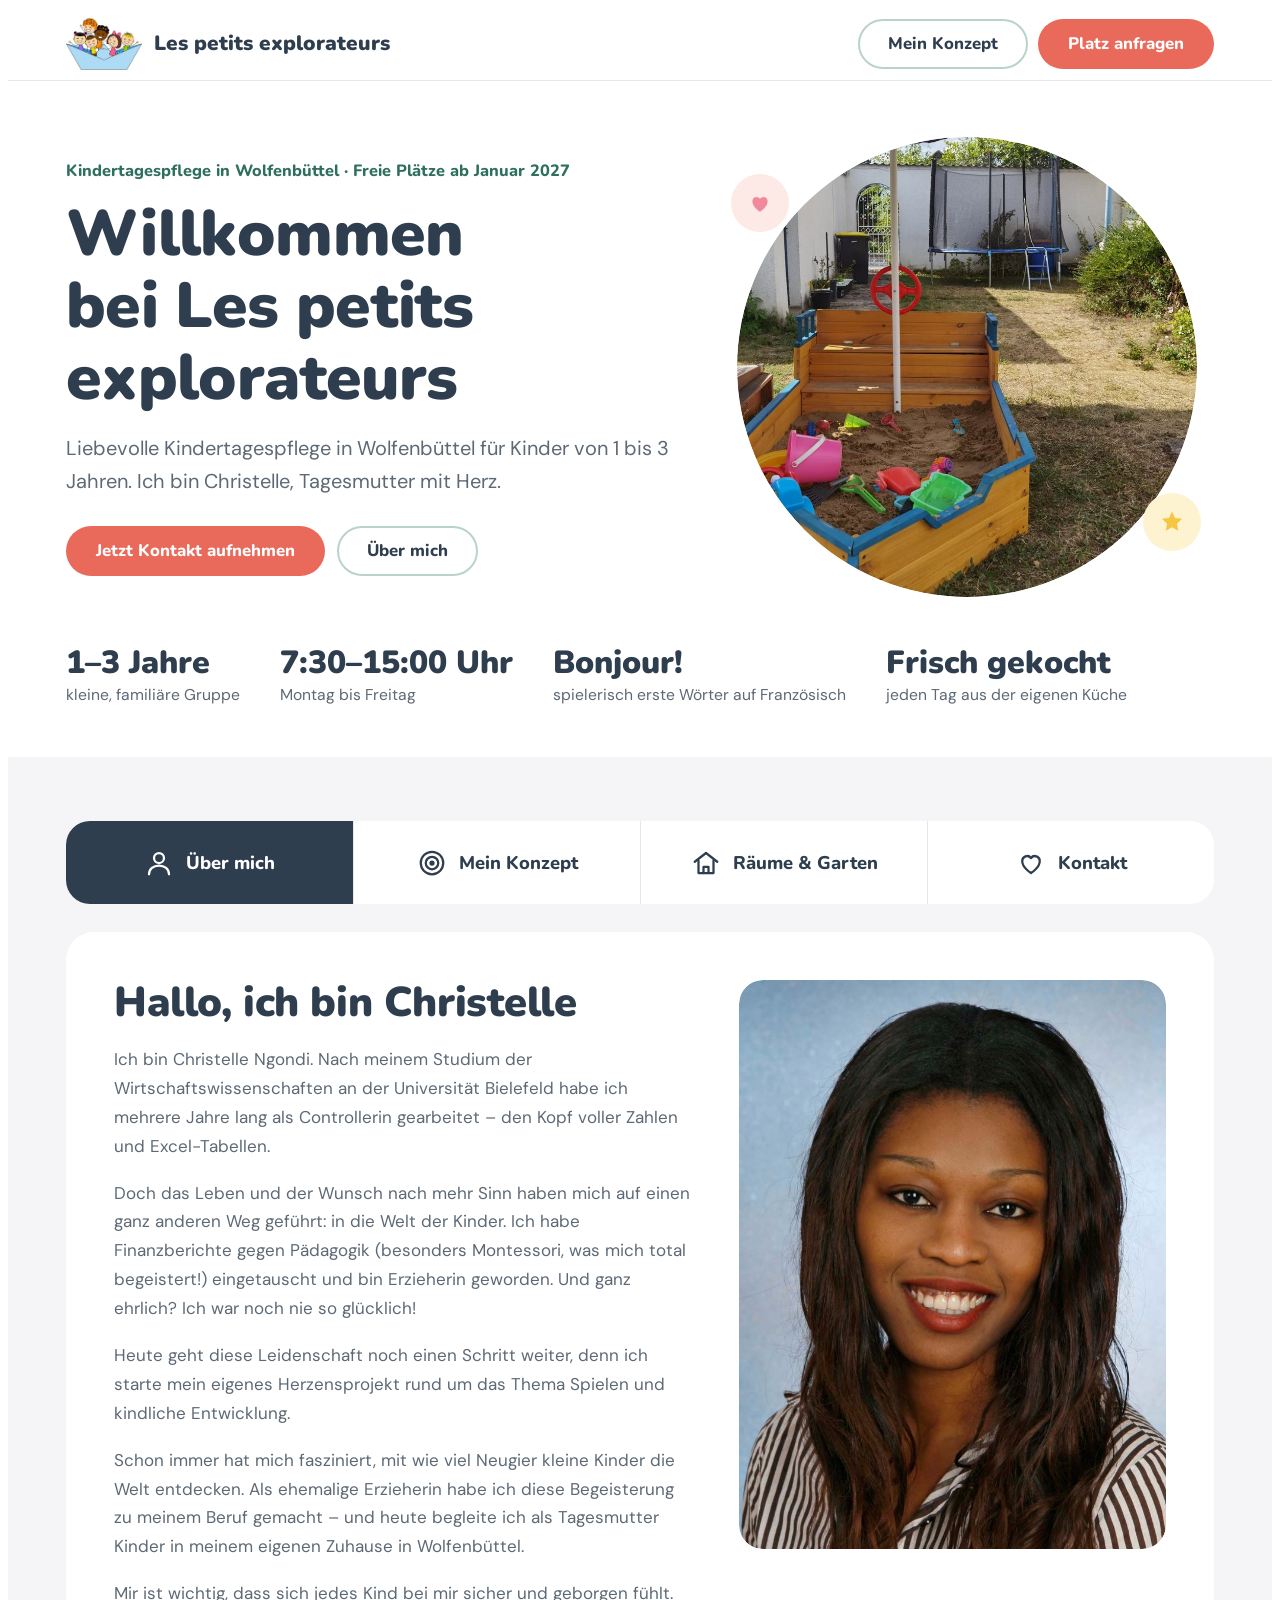
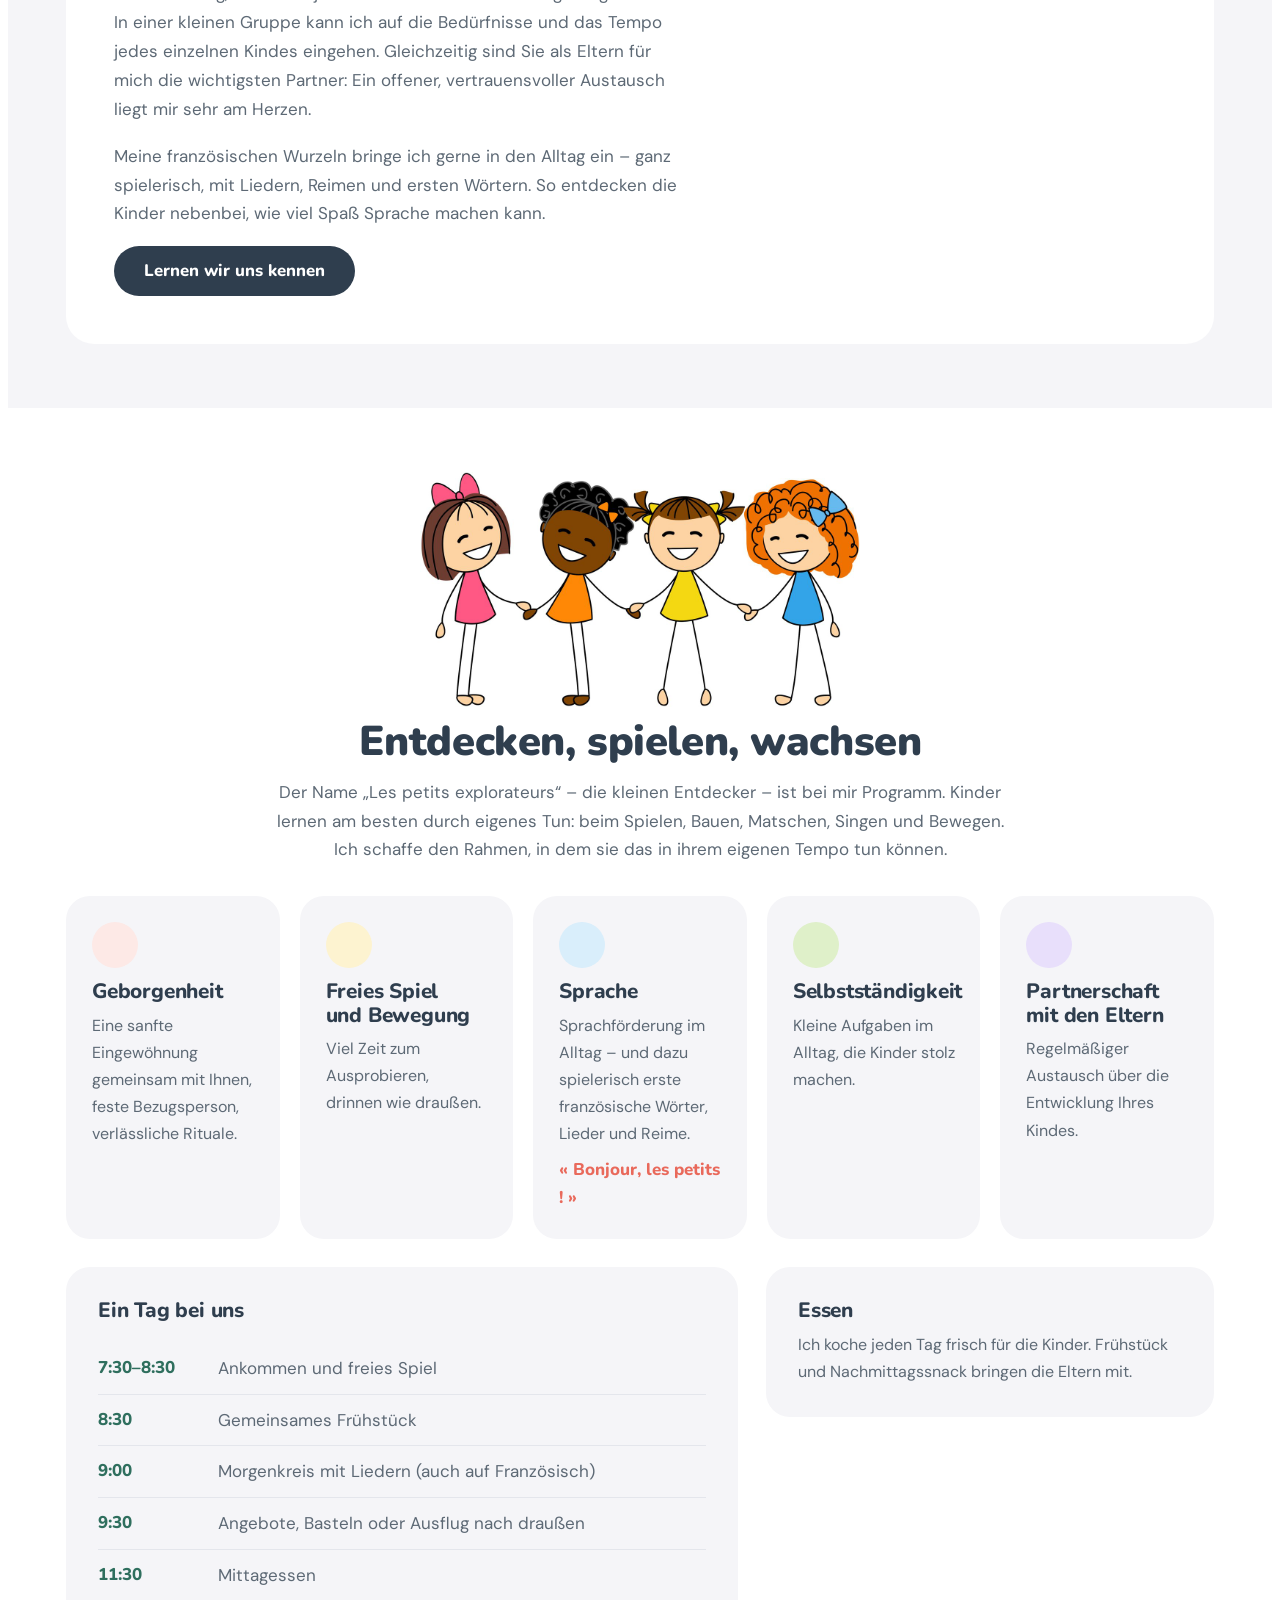
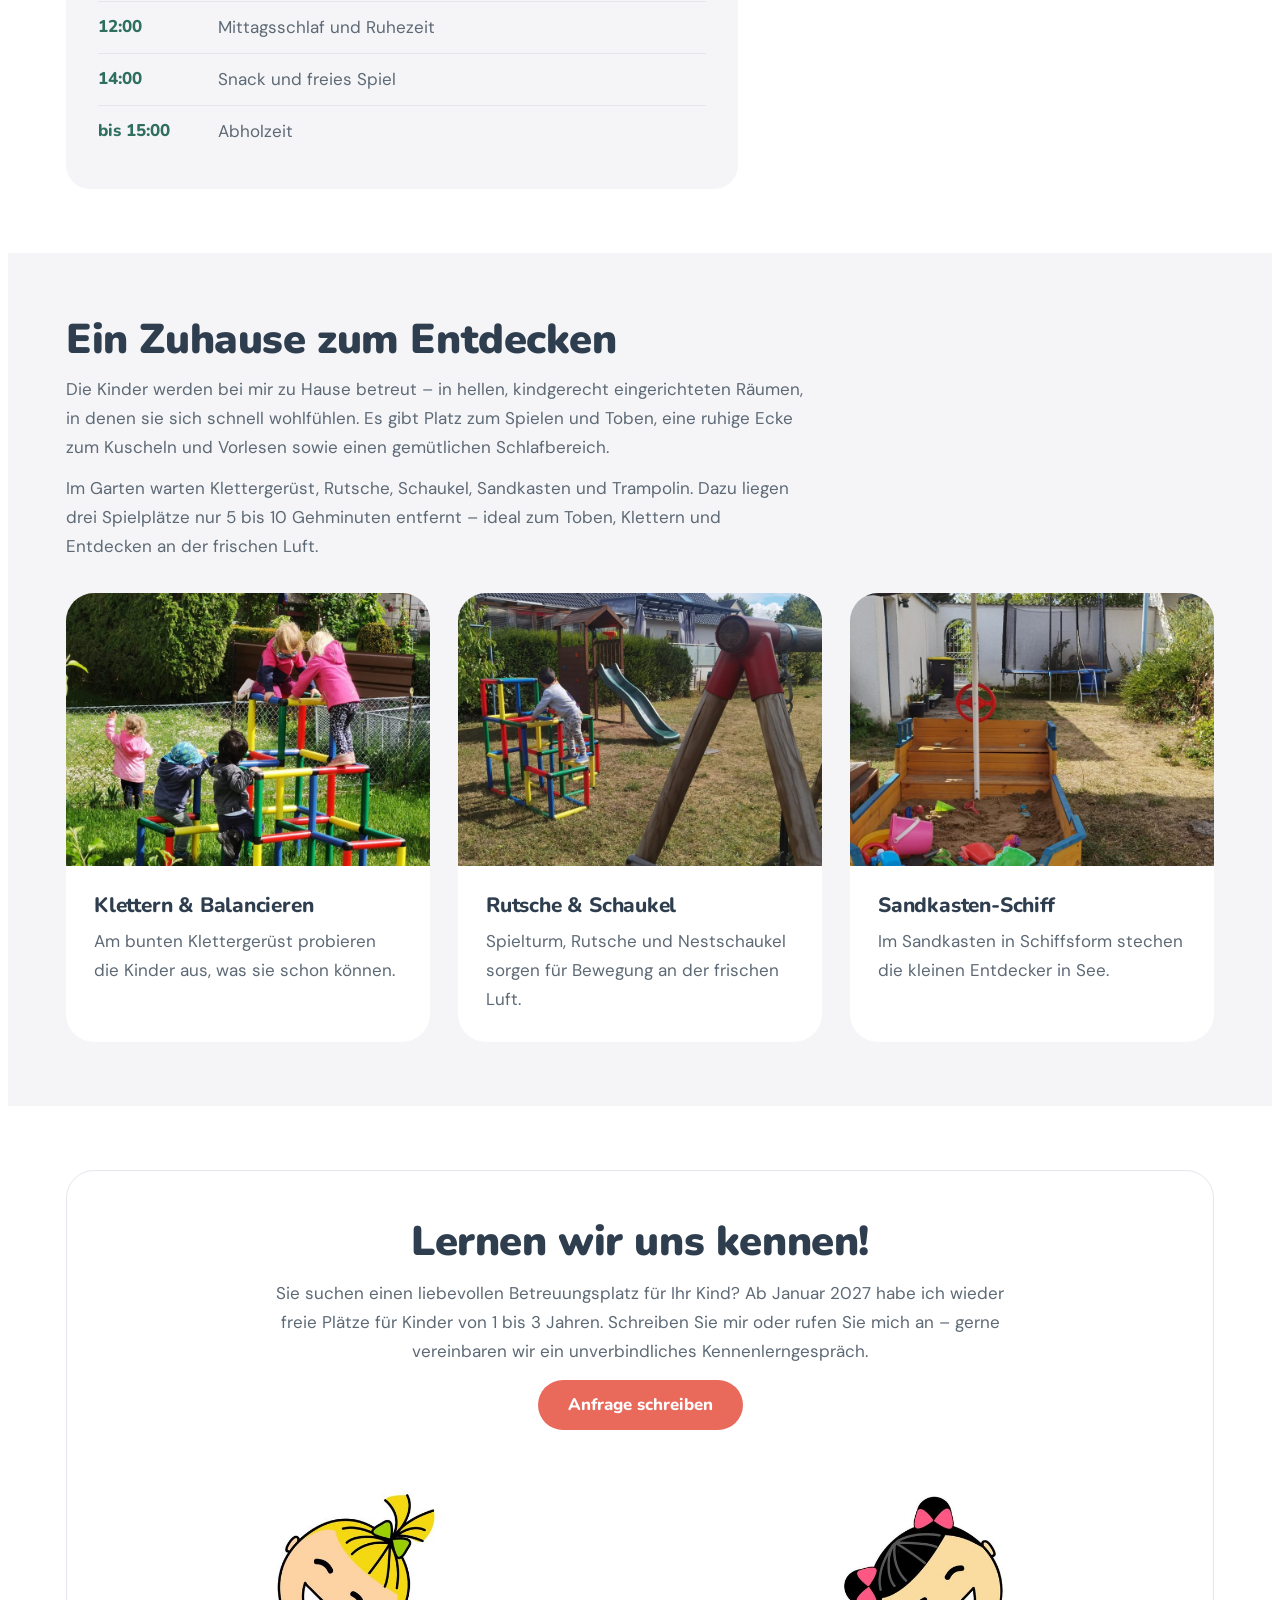
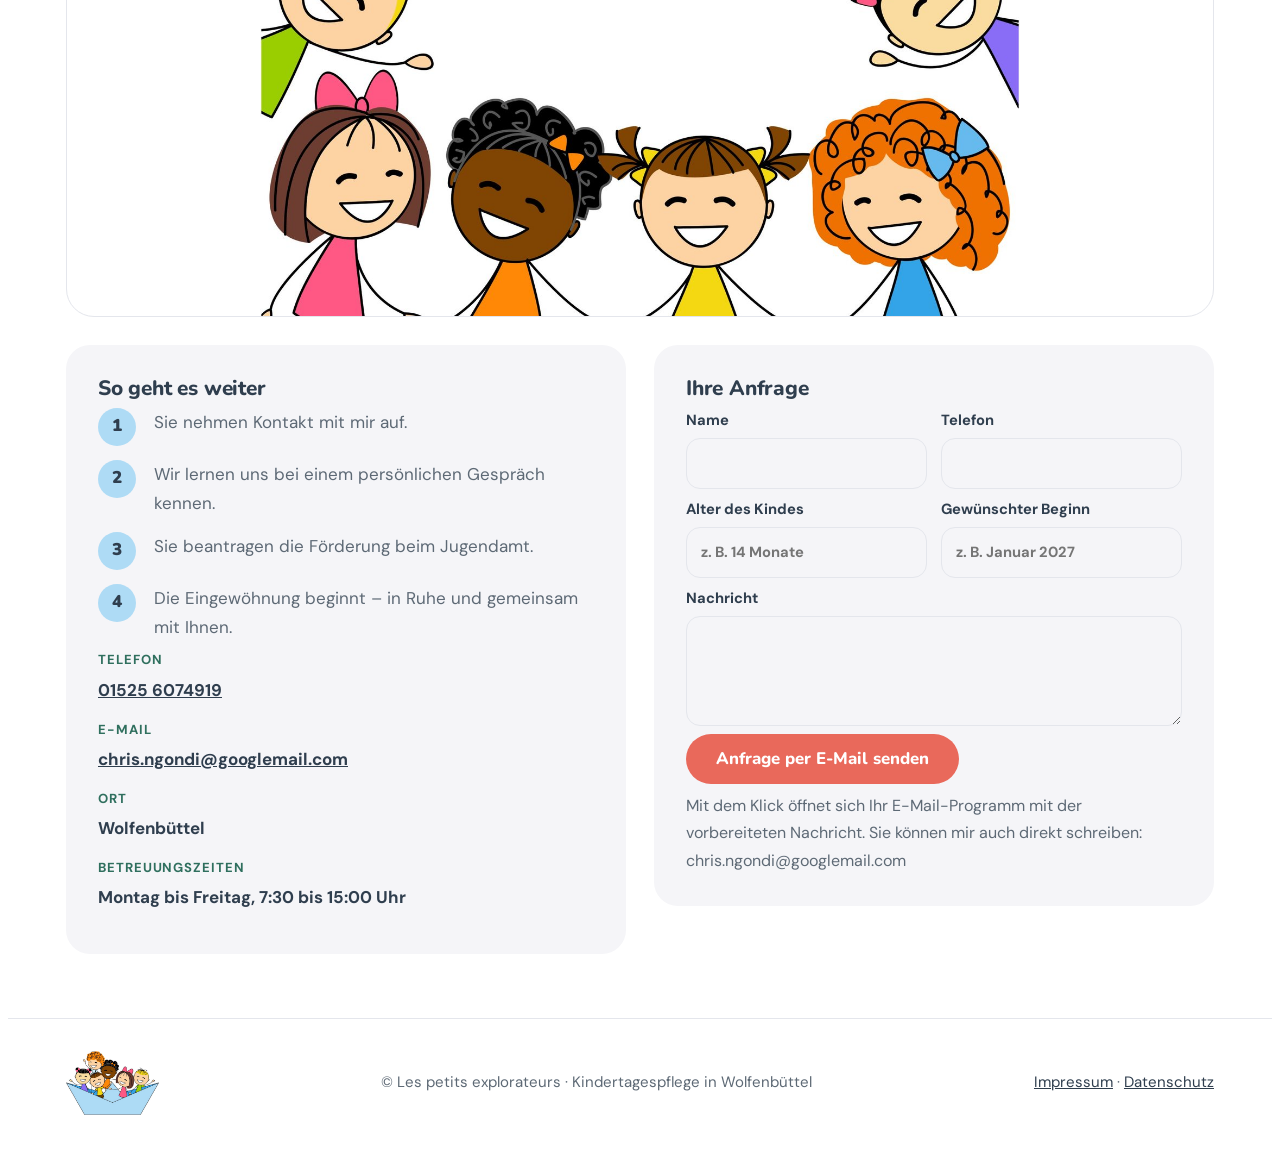
<file: index.html>
<!doctype html>
<html lang="de">
<head>
<meta charset="utf-8">
<meta name="viewport" content="width=device-width, initial-scale=1">
<title>Tagesmutter in Wolfenbüttel – Kindertagespflege Les petits explorateurs</title>
<meta name="description" content="Liebevolle Kindertagespflege in Wolfenbüttel für Kinder von 1 bis 3 Jahren. Mo–Fr 7:30–15:00 Uhr. Freie Plätze ab Januar 2027.">
<meta name="robots" content="index,follow">
<link rel="canonical" href="https://www.les-petits-explorateurs.de/">
<meta name="theme-color" content="#ffffff">
<meta property="og:type" content="website">
<meta property="og:locale" content="de_DE">
<meta property="og:site_name" content="Les petits explorateurs">
<meta property="og:title" content="Tagesmutter in Wolfenbüttel – Kindertagespflege Les petits explorateurs">
<meta property="og:description" content="Liebevolle Kindertagespflege in Wolfenbüttel für Kinder von 1 bis 3 Jahren. Mo–Fr 7:30–15:00 Uhr. Freie Plätze ab Januar 2027.">
<meta property="og:url" content="https://www.les-petits-explorateurs.de/">
<meta property="og:image" content="https://www.les-petits-explorateurs.de/img/og.jpg">
<meta property="og:image:width" content="1200">
<meta property="og:image:height" content="630">
<meta name="twitter:card" content="summary_large_image">
<link rel="icon" href="/favicon.png" type="image/png">
<link rel="apple-touch-icon" href="/apple-touch-icon.png">
<link rel="preload" href="/fonts/nunito-latin-900-normal.woff2" as="font" type="font/woff2" crossorigin>
<link rel="stylesheet" href="/styles.css">
<script type="application/ld+json">{"@context": "https://schema.org", "@type": "ChildCare", "name": "Kindertagespflege Les petits explorateurs", "description": "Liebevolle Kindertagespflege in Wolfenbüttel für Kinder von 1 bis 3 Jahren. Mo–Fr 7:30–15:00 Uhr. Freie Plätze ab Januar 2027.", "url": "https://www.les-petits-explorateurs.de/", "image": "https://www.les-petits-explorateurs.de/img/og.jpg", "logo": "https://www.les-petits-explorateurs.de/img/logo.jpg", "telephone": "+49 1525 6074919", "address": {"@type": "PostalAddress", "postalCode": "38300", "addressLocality": "Wolfenbüttel", "addressRegion": "Niedersachsen", "addressCountry": "DE"}, "areaServed": {"@type": "City", "name": "Wolfenbüttel"}, "openingHoursSpecification": [{"@type": "OpeningHoursSpecification", "dayOfWeek": ["Monday", "Tuesday", "Wednesday", "Thursday", "Friday"], "opens": "07:30", "closes": "15:00"}], "founder": {"@type": "Person", "name": "Christelle Ngondi"}, "knowsLanguage": ["de", "fr"]}</script>
</head>
<body>
<header>
  <div class="wrap nav">
    <a class="brand" href="/"><img src="/img/logo.jpg" alt="Logo: Kinder in einem Papierschiff" width="700" height="480"><span>Les petits explorateurs</span></a>
    <div class="nav-cta">
      <a class="pill line" href="#konzept">Mein Konzept</a>
      <a class="pill coral" href="#kontakt">Platz anfragen</a>
    </div>
  </div>
</header>

<main id="start">
  <div class="wrap">
    <div class="hero">
      <div>
        <div class="eyebrow">Kindertagespflege in Wolfenbüttel · Freie Plätze ab Januar 2027</div>
        <h1>Willkommen bei Les petits explorateurs</h1>
        <p class="lead">Liebevolle Kindertagespflege in Wolfenbüttel für Kinder von 1 bis 3 Jahren. Ich bin Christelle, Tagesmutter mit Herz.</p>
        <div class="cta-row">
          <a class="pill coral" href="#kontakt">Jetzt Kontakt aufnehmen</a>
          <a class="pill line" href="#ueber-mich">Über mich</a>
        </div>
      </div>
      <div class="round">
        <span class="zoom circle"><img class="ph" src="/img/garten-sandkasten.jpg" alt="Sandkasten in Schiffsform im Garten" width="900" height="1200"></span>
        <span class="bubble heart" aria-hidden="true"><svg viewBox="0 0 24 24" width="26" height="26"><path d="M12 20s-7-4.4-7-9.5A3.9 3.9 0 0 1 12 8a3.9 3.9 0 0 1 7 2.500C19 15.600 12 20 12 20z" fill="#f08a9b"/></svg></span>
        <span class="bubble star" aria-hidden="true"><svg viewBox="0 0 24 24" width="28" height="28"><path d="M12 3l2.600 5.600 6.100.700-4.500 4.200 1.200 6-5.400-3-5.400 3 1.200-6L3.300 9.300l6.100-.700z" fill="#f6c544"/></svg></span>
      </div>
    </div>
    <div class="facts">
      <div><b>1–3 Jahre</b><span>kleine, familiäre Gruppe</span></div>
      <div><b>7:30–15:00 Uhr</b><span>Montag bis Freitag</span></div>
      <div><b>Bonjour!</b><span>spielerisch erste Wörter auf Französisch</span></div>
      <div><b>Frisch gekocht</b><span>jeden Tag aus der eigenen Küche</span></div>
    </div>
  </div>

  <section id="ueber-mich" class="band">
    <div class="wrap">
      <nav class="tabs" aria-label="Bereiche">
        <a href="#ueber-mich"><svg viewBox="0 0 24 24" fill="none" stroke="currentColor" stroke-width="1.8" stroke-linecap="round"><circle cx="12" cy="8" r="4"/><path d="M4 21c0-4.400 3.600-7 8-7s8 2.600 8 7"/></svg>Über mich</a>
        <a href="#konzept"><svg viewBox="0 0 24 24" fill="none" stroke="currentColor" stroke-width="1.8" stroke-linecap="round"><circle cx="12" cy="12" r="9"/><circle cx="12" cy="12" r="5"/><circle cx="12" cy="12" r="1.200" fill="currentColor"/></svg>Mein Konzept</a>
        <a href="#garten"><svg viewBox="0 0 24 24" fill="none" stroke="currentColor" stroke-width="1.8" stroke-linecap="round" stroke-linejoin="round"><path d="M3 11l9-7 9 7"/><path d="M6 10v10h12V10"/><path d="M10 20v-5h4v5"/></svg>Räume &amp; Garten</a>
        <a href="#kontakt"><svg viewBox="0 0 24 24" fill="none" stroke="currentColor" stroke-width="1.8" stroke-linejoin="round"><path d="M12 20s-7-4.400-7-9.500A3.900 3.900 0 0 1 12 8a3.900 3.900 0 0 1 7 2.500C19 15.600 12 20 12 20z"/></svg>Kontakt</a>
      </nav>

      <div class="card split">
        <div class="stack">
          <h2>Hallo, ich bin Christelle</h2>
          <p>Ich bin Christelle Ngondi. Nach meinem Studium der Wirtschaftswissenschaften an der Universität Bielefeld habe ich mehrere Jahre lang als Controllerin gearbeitet – den Kopf voller Zahlen und Excel-Tabellen.</p>
          <p>Doch das Leben und der Wunsch nach mehr Sinn haben mich auf einen ganz anderen Weg geführt: in die Welt der Kinder. Ich habe Finanzberichte gegen Pädagogik (besonders Montessori, was mich total begeistert!) eingetauscht und bin Erzieherin geworden. Und ganz ehrlich? Ich war noch nie so glücklich!</p>
          <p>Heute geht diese Leidenschaft noch einen Schritt weiter, denn ich starte mein eigenes Herzensprojekt rund um das Thema Spielen und kindliche Entwicklung.</p>
          <p>Schon immer hat mich fasziniert, mit wie viel Neugier kleine Kinder die Welt entdecken. Als ehemalige Erzieherin habe ich diese Begeisterung zu meinem Beruf gemacht – und heute begleite ich als Tagesmutter Kinder in meinem eigenen Zuhause in Wolfenbüttel.</p>
          <p>Mir ist wichtig, dass sich jedes Kind bei mir sicher und geborgen fühlt. In einer kleinen Gruppe kann ich auf die Bedürfnisse und das Tempo jedes einzelnen Kindes eingehen. Gleichzeitig sind Sie als Eltern für mich die wichtigsten Partner: Ein offener, vertrauensvoller Austausch liegt mir sehr am Herzen.</p>
          <p>Meine französischen Wurzeln bringe ich gerne in den Alltag ein – ganz spielerisch, mit Liedern, Reimen und ersten Wörtern. So entdecken die Kinder nebenbei, wie viel Spaß Sprache machen kann.</p>
          <div><a class="pill dark" href="#kontakt">Lernen wir uns kennen</a></div>
        </div>
        <div class="pic zoom"><img src="/img/portrait.jpg" alt="Christelle Ngondi" width="720" height="960" loading="lazy" decoding="async"></div>
      </div>
    </div>
  </section>

  <section id="konzept">
    <div class="wrap">
      <div class="sec-head center">
        <img class="hands" src="/img/hand-in-hand.jpg" alt="" width="1200" height="640" loading="lazy" decoding="async">
        <h2>Entdecken, spielen, wachsen</h2>
        <p>Der Name „Les petits explorateurs“ – die kleinen Entdecker – ist bei mir Programm. Kinder lernen am besten durch eigenes Tun: beim Spielen, Bauen, Matschen, Singen und Bewegen. Ich schaffe den Rahmen, in dem sie das in ihrem eigenen Tempo tun können.</p>
      </div>
      <div class="grid5">
        <div class="tile"><span class="ico" style="background:#fde9e6"></span><h3>Geborgenheit</h3><p>Eine sanfte Eingewöhnung gemeinsam mit Ihnen, feste Bezugsperson, verlässliche Rituale.</p></div>
        <div class="tile"><span class="ico" style="background:#fdf3d0"></span><h3>Freies Spiel und Bewegung</h3><p>Viel Zeit zum Ausprobieren, drinnen wie draußen.</p></div>
        <div class="tile"><span class="ico" style="background:#d9eefb"></span><h3>Sprache</h3><p>Sprachförderung im Alltag – und dazu spielerisch erste französische Wörter, Lieder und Reime.</p><span class="fr">« Bonjour, les petits ! »</span></div>
        <div class="tile"><span class="ico" style="background:#dff0c9"></span><h3>Selbstständigkeit</h3><p>Kleine Aufgaben im Alltag, die Kinder stolz machen.</p></div>
        <div class="tile"><span class="ico" style="background:#e8dffb"></span><h3>Partnerschaft mit den Eltern</h3><p>Regelmäßiger Austausch über die Entwicklung Ihres Kindes.</p></div>
      </div>
      <div class="two">
        <div class="tile box">
          <h3>Ein Tag bei uns</h3>
          <div style="overflow-x:auto">
            <table class="day">
              <tr><td>7:30–8:30</td><td>Ankommen und freies Spiel</td></tr>
              <tr><td>8:30</td><td>Gemeinsames Frühstück</td></tr>
              <tr><td>9:00</td><td>Morgenkreis mit Liedern (auch auf Französisch)</td></tr>
              <tr><td>9:30</td><td>Angebote, Basteln oder Ausflug nach draußen</td></tr>
              <tr><td>11:30</td><td>Mittagessen</td></tr>
              <tr><td>12:00</td><td>Mittagsschlaf und Ruhezeit</td></tr>
              <tr><td>14:00</td><td>Snack und freies Spiel</td></tr>
              <tr><td>bis 15:00</td><td>Abholzeit</td></tr>
            </table>
          </div>
        </div>
        <div class="tile box">
          <h3>Essen</h3>
          <p>Ich koche jeden Tag frisch für die Kinder. Frühstück und Nachmittagssnack bringen die Eltern mit.</p>
        </div>
      </div>
    </div>
  </section>

  <section id="garten" class="band">
    <div class="wrap">
      <div class="sec-head">
        <h2>Ein Zuhause zum Entdecken</h2>
        <p>Die Kinder werden bei mir zu Hause betreut – in hellen, kindgerecht eingerichteten Räumen, in denen sie sich schnell wohlfühlen. Es gibt Platz zum Spielen und Toben, eine ruhige Ecke zum Kuscheln und Vorlesen sowie einen gemütlichen Schlafbereich.</p>
        <p>Im Garten warten Klettergerüst, Rutsche, Schaukel, Sandkasten und Trampolin. Dazu liegen drei Spielplätze nur 5 bis 10 Gehminuten entfernt – ideal zum Toben, Klettern und Entdecken an der frischen Luft.</p>
      </div>
      <div class="grid3">
        <article class="pcard" style="background:var(--white)"><span class="zoom"><img src="/img/garten-klettern.jpg" alt="Kinder am bunten Klettergerüst im Garten" width="900" height="1200" loading="lazy" decoding="async"></span><div><h3>Klettern &amp; Balancieren</h3><p>Am bunten Klettergerüst probieren die Kinder aus, was sie schon können.</p></div></article>
        <article class="pcard" style="background:var(--white)"><span class="zoom"><img src="/img/garten-rutsche.jpg" alt="Spielturm mit Rutsche und Nestschaukel im Garten" width="900" height="1200" loading="lazy" decoding="async"></span><div><h3>Rutsche &amp; Schaukel</h3><p>Spielturm, Rutsche und Nestschaukel sorgen für Bewegung an der frischen Luft.</p></div></article>
        <article class="pcard" style="background:var(--white)"><span class="zoom"><img src="/img/garten-sandkasten.jpg" alt="Sandkasten in Schiffsform mit Sonnenschirm" width="900" height="1200" loading="lazy" decoding="async"></span><div><h3>Sandkasten-Schiff</h3><p>Im Sandkasten in Schiffsform stechen die kleinen Entdecker in See.</p></div></article>
      </div>
    </div>
  </section>

  <section id="kontakt">
    <div class="wrap">
      <div class="card cta" style="border:1px solid var(--line)">
        <h2>Lernen wir uns kennen!</h2>
        <p>Sie suchen einen liebevollen Betreuungsplatz für Ihr Kind? Ab Januar 2027 habe ich wieder freie Plätze für Kinder von 1 bis 3 Jahren. Schreiben Sie mir oder rufen Sie mich an – gerne vereinbaren wir ein unverbindliches Kennenlerngespräch.</p>
        <a class="pill coral" href="#f">Anfrage schreiben</a>
        <img src="/img/rahmen.jpg" alt="" width="1400" height="990" loading="lazy" decoding="async">
      </div>
      <div class="two even">
        <div class="tile box stack">
          <h3>So geht es weiter</h3>
          <ol class="steps">
            <li><span>Sie nehmen Kontakt mit mir auf.</span></li>
            <li><span>Wir lernen uns bei einem persönlichen Gespräch kennen.</span></li>
            <li><span>Sie beantragen die Förderung beim Jugendamt.</span></li>
            <li><span>Die Eingewöhnung beginnt – in Ruhe und gemeinsam mit Ihnen.</span></li>
          </ol>
          <dl>
            <dt>Telefon</dt><dd><a href="tel:+4915256074919" style="color:inherit">01525 6074919</a></dd>
            <dt>E-Mail</dt><dd><a class="mail" href="#kontakt" style="color:inherit">chris.ngondi@googlemail.com</a></dd>
            <dt>Ort</dt><dd>Wolfenbüttel</dd>
            <dt>Betreuungszeiten</dt><dd>Montag bis Freitag, 7:30 bis 15:00 Uhr</dd>
          </dl>
        </div>
        <form id="f" class="tile box" novalidate>
          <h3>Ihre Anfrage</h3>
          <div class="row">
            <label for="name">Name<input id="name" required autocomplete="name"></label>
            <label for="tel">Telefon<input id="tel" type="tel" autocomplete="tel"></label>
          </div>
          <div class="row">
            <label for="alter">Alter des Kindes<input id="alter" placeholder="z. B. 14 Monate"></label>
            <label for="beginn">Gewünschter Beginn<input id="beginn" placeholder="z. B. Januar 2027"></label>
          </div>
          <label for="msg">Nachricht<textarea id="msg"></textarea></label>
          <div><button class="pill coral" type="submit">Anfrage per E-Mail senden</button></div>
          <p class="hint">Mit dem Klick öffnet sich Ihr E-Mail-Programm mit der vorbereiteten Nachricht. Sie können mir auch direkt schreiben: chris.ngondi@googlemail.com</p>
        </form>
      </div>
    </div>
  </section>
</main>

<footer>
  <div class="wrap">
    <img src="/img/logo.jpg" alt="" width="700" height="480" loading="lazy" decoding="async">
    <span>© Les petits explorateurs · Kindertagespflege in Wolfenbüttel</span>
    <span><a href="/impressum">Impressum</a> · <a href="/datenschutz">Datenschutz</a></span>
  </div>
</footer>
<script>
var KONTAKT='chris.ngondi@googlemail.com';
document.querySelectorAll('a.mail').forEach(function(a){a.href='mailto:'+KONTAKT});
document.getElementById('f').addEventListener('submit',function(e){
  e.preventDefault();
  var v=function(id){return document.getElementById(id).value.trim()};
  var b='Guten Tag Frau Ngondi,\n\n'+(v('msg')||'ich interessiere mich für einen Betreuungsplatz.')+'\n\nName: '+v('name')+'\nTelefon: '+v('tel')+'\nAlter des Kindes: '+v('alter')+'\nGewünschter Beginn: '+v('beginn')+'\n';
  location.href='mailto:'+KONTAKT+'?subject='+encodeURIComponent('Anfrage Betreuungsplatz – Les petits explorateurs')+'&body='+encodeURIComponent(b);
});
</script>
</body>
</html>
</file>
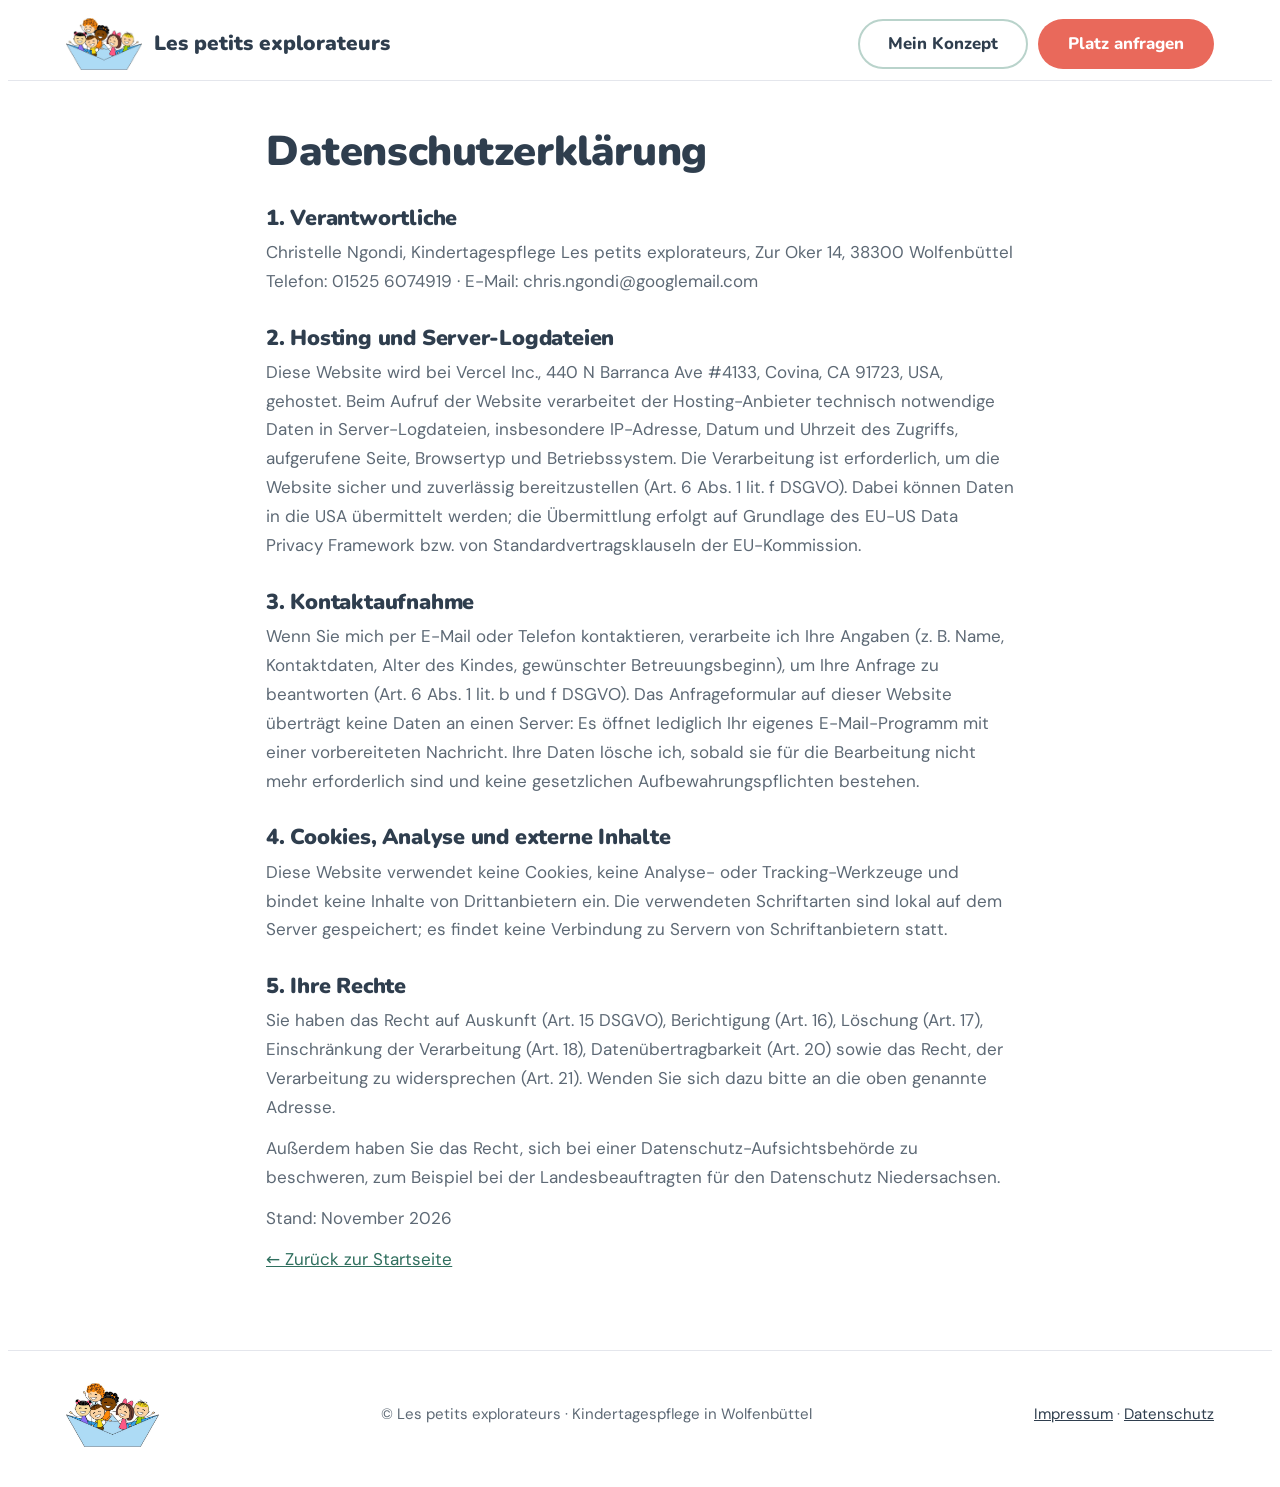
<file: datenschutz.html>
<!doctype html>
<html lang="de">
<head>
<meta charset="utf-8">
<meta name="viewport" content="width=device-width, initial-scale=1">
<title>Datenschutzerklärung – Les petits explorateurs</title>
<meta name="description" content="Datenschutzerklärung der Kindertagespflege Les petits explorateurs in Wolfenbüttel.">
<meta name="robots" content="noindex,follow">
<link rel="canonical" href="https://www.les-petits-explorateurs.de/datenschutz">
<meta name="theme-color" content="#ffffff">
<meta property="og:type" content="website">
<meta property="og:locale" content="de_DE">
<meta property="og:site_name" content="Les petits explorateurs">
<meta property="og:title" content="Datenschutzerklärung – Les petits explorateurs">
<meta property="og:description" content="Datenschutzerklärung der Kindertagespflege Les petits explorateurs in Wolfenbüttel.">
<meta property="og:url" content="https://www.les-petits-explorateurs.de/datenschutz">
<meta property="og:image" content="https://www.les-petits-explorateurs.de/img/og.jpg">
<meta property="og:image:width" content="1200">
<meta property="og:image:height" content="630">
<meta name="twitter:card" content="summary_large_image">
<link rel="icon" href="/favicon.png" type="image/png">
<link rel="apple-touch-icon" href="/apple-touch-icon.png">
<link rel="preload" href="/fonts/nunito-latin-900-normal.woff2" as="font" type="font/woff2" crossorigin>
<link rel="stylesheet" href="/styles.css">
</head>
<body>
<header>
  <div class="wrap nav">
    <a class="brand" href="/"><img src="/img/logo.jpg" alt="Logo: Kinder in einem Papierschiff" width="700" height="480"><span>Les petits explorateurs</span></a>
    <div class="nav-cta">
      <a class="pill line" href="/#konzept">Mein Konzept</a>
      <a class="pill coral" href="/#kontakt">Platz anfragen</a>
    </div>
  </div>
</header>
<main class="wrap legal">
<h1>Datenschutzerklärung</h1>
<h2>1. Verantwortliche</h2>
<p>Christelle Ngondi, Kindertagespflege Les petits explorateurs, Zur Oker 14, 38300 Wolfenbüttel<br>Telefon: 01525 6074919 · E-Mail: chris.ngondi@googlemail.com</p>
<h2>2. Hosting und Server-Logdateien</h2>
<p>Diese Website wird bei Vercel Inc., 440 N Barranca Ave #4133, Covina, CA 91723, USA, gehostet. Beim Aufruf der Website verarbeitet der Hosting-Anbieter technisch notwendige Daten in Server-Logdateien, insbesondere IP-Adresse, Datum und Uhrzeit des Zugriffs, aufgerufene Seite, Browsertyp und Betriebssystem. Die Verarbeitung ist erforderlich, um die Website sicher und zuverlässig bereitzustellen (Art. 6 Abs. 1 lit. f DSGVO). Dabei können Daten in die USA übermittelt werden; die Übermittlung erfolgt auf Grundlage des EU-US Data Privacy Framework bzw. von Standardvertragsklauseln der EU-Kommission.</p>
<h2>3. Kontaktaufnahme</h2>
<p>Wenn Sie mich per E-Mail oder Telefon kontaktieren, verarbeite ich Ihre Angaben (z. B. Name, Kontaktdaten, Alter des Kindes, gewünschter Betreuungsbeginn), um Ihre Anfrage zu beantworten (Art. 6 Abs. 1 lit. b und f DSGVO). Das Anfrageformular auf dieser Website überträgt keine Daten an einen Server: Es öffnet lediglich Ihr eigenes E-Mail-Programm mit einer vorbereiteten Nachricht. Ihre Daten lösche ich, sobald sie für die Bearbeitung nicht mehr erforderlich sind und keine gesetzlichen Aufbewahrungspflichten bestehen.</p>
<h2>4. Cookies, Analyse und externe Inhalte</h2>
<p>Diese Website verwendet keine Cookies, keine Analyse- oder Tracking-Werkzeuge und bindet keine Inhalte von Drittanbietern ein. Die verwendeten Schriftarten sind lokal auf dem Server gespeichert; es findet keine Verbindung zu Servern von Schriftanbietern statt.</p>
<h2>5. Ihre Rechte</h2>
<p>Sie haben das Recht auf Auskunft (Art. 15 DSGVO), Berichtigung (Art. 16), Löschung (Art. 17), Einschränkung der Verarbeitung (Art. 18), Datenübertragbarkeit (Art. 20) sowie das Recht, der Verarbeitung zu widersprechen (Art. 21). Wenden Sie sich dazu bitte an die oben genannte Adresse.</p>
<p>Außerdem haben Sie das Recht, sich bei einer Datenschutz-Aufsichtsbehörde zu beschweren, zum Beispiel bei der Landesbeauftragten für den Datenschutz Niedersachsen.</p>
<p>Stand: November 2026</p>
<p><a href="/">← Zurück zur Startseite</a></p>
</main>
<footer>
  <div class="wrap">
    <img src="/img/logo.jpg" alt="" width="700" height="480" loading="lazy" decoding="async">
    <span>© Les petits explorateurs · Kindertagespflege in Wolfenbüttel</span>
    <span><a href="/impressum">Impressum</a> · <a href="/datenschutz">Datenschutz</a></span>
  </div>
</footer>
</body>
</html>
</file>
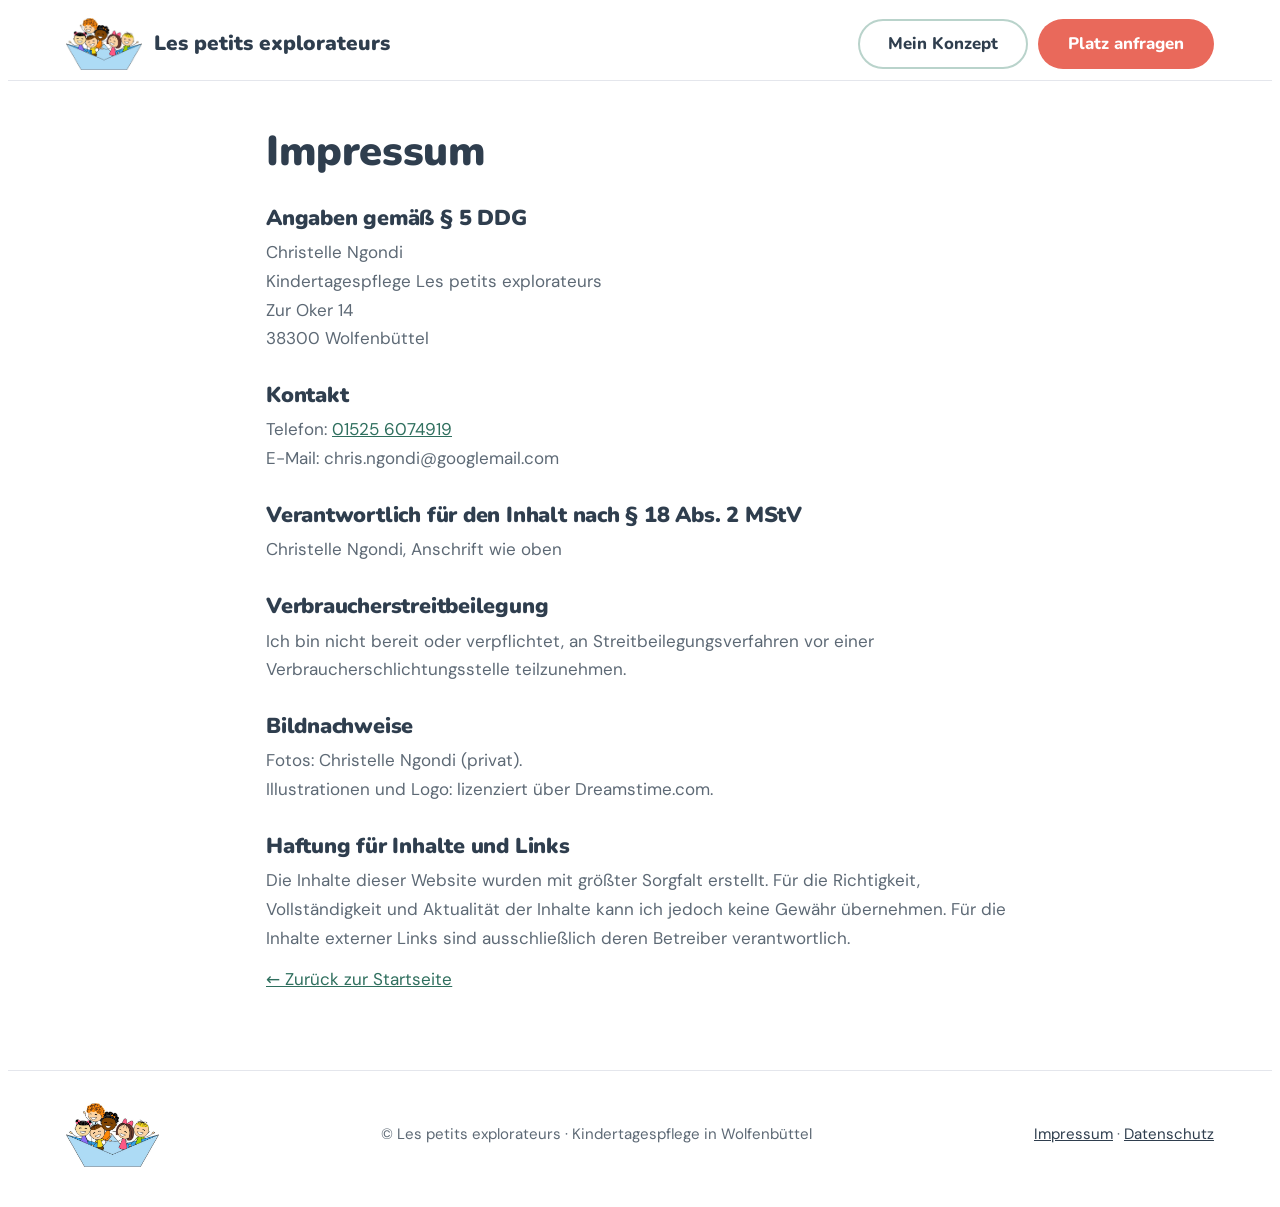
<file: impressum.html>
<!doctype html>
<html lang="de">
<head>
<meta charset="utf-8">
<meta name="viewport" content="width=device-width, initial-scale=1">
<title>Impressum – Les petits explorateurs</title>
<meta name="description" content="Impressum der Kindertagespflege Les petits explorateurs in Wolfenbüttel.">
<meta name="robots" content="noindex,follow">
<link rel="canonical" href="https://www.les-petits-explorateurs.de/impressum">
<meta name="theme-color" content="#ffffff">
<meta property="og:type" content="website">
<meta property="og:locale" content="de_DE">
<meta property="og:site_name" content="Les petits explorateurs">
<meta property="og:title" content="Impressum – Les petits explorateurs">
<meta property="og:description" content="Impressum der Kindertagespflege Les petits explorateurs in Wolfenbüttel.">
<meta property="og:url" content="https://www.les-petits-explorateurs.de/impressum">
<meta property="og:image" content="https://www.les-petits-explorateurs.de/img/og.jpg">
<meta property="og:image:width" content="1200">
<meta property="og:image:height" content="630">
<meta name="twitter:card" content="summary_large_image">
<link rel="icon" href="/favicon.png" type="image/png">
<link rel="apple-touch-icon" href="/apple-touch-icon.png">
<link rel="preload" href="/fonts/nunito-latin-900-normal.woff2" as="font" type="font/woff2" crossorigin>
<link rel="stylesheet" href="/styles.css">
</head>
<body>
<header>
  <div class="wrap nav">
    <a class="brand" href="/"><img src="/img/logo.jpg" alt="Logo: Kinder in einem Papierschiff" width="700" height="480"><span>Les petits explorateurs</span></a>
    <div class="nav-cta">
      <a class="pill line" href="/#konzept">Mein Konzept</a>
      <a class="pill coral" href="/#kontakt">Platz anfragen</a>
    </div>
  </div>
</header>
<main class="wrap legal">
<h1>Impressum</h1>
<h2>Angaben gemäß § 5 DDG</h2>
<p>Christelle Ngondi<br>Kindertagespflege Les petits explorateurs<br>Zur Oker 14<br>38300 Wolfenbüttel</p>
<h2>Kontakt</h2>
<p>Telefon: <a href="tel:+4915256074919">01525 6074919</a><br>E-Mail: chris.ngondi@googlemail.com</p>
<h2>Verantwortlich für den Inhalt nach § 18 Abs. 2 MStV</h2>
<p>Christelle Ngondi, Anschrift wie oben</p>
<h2>Verbraucherstreitbeilegung</h2>
<p>Ich bin nicht bereit oder verpflichtet, an Streitbeilegungsverfahren vor einer Verbraucherschlichtungsstelle teilzunehmen.</p>
<h2>Bildnachweise</h2>
<p>Fotos: Christelle Ngondi (privat).<br>Illustrationen und Logo: lizenziert über Dreamstime.com.</p>
<h2>Haftung für Inhalte und Links</h2>
<p>Die Inhalte dieser Website wurden mit größter Sorgfalt erstellt. Für die Richtigkeit, Vollständigkeit und Aktualität der Inhalte kann ich jedoch keine Gewähr übernehmen. Für die Inhalte externer Links sind ausschließlich deren Betreiber verantwortlich.</p>
<p><a href="/">← Zurück zur Startseite</a></p>
</main>
<footer>
  <div class="wrap">
    <img src="/img/logo.jpg" alt="" width="700" height="480" loading="lazy" decoding="async">
    <span>© Les petits explorateurs · Kindertagespflege in Wolfenbüttel</span>
    <span><a href="/impressum">Impressum</a> · <a href="/datenschutz">Datenschutz</a></span>
  </div>
</footer>
</body>
</html>
</file>
<file: styles.css>
@font-face{font-family:"Nunito";font-style:normal;font-weight:700;font-display:swap;src:url("/fonts/nunito-latin-700-normal.woff2") format("woff2")}
@font-face{font-family:"Nunito";font-style:normal;font-weight:800;font-display:swap;src:url("/fonts/nunito-latin-800-normal.woff2") format("woff2")}
@font-face{font-family:"Nunito";font-style:normal;font-weight:900;font-display:swap;src:url("/fonts/nunito-latin-900-normal.woff2") format("woff2")}
@font-face{font-family:"DM Sans";font-style:normal;font-weight:400;font-display:swap;src:url("/fonts/dm-sans-latin-400-normal.woff2") format("woff2")}
@font-face{font-family:"DM Sans";font-style:normal;font-weight:500;font-display:swap;src:url("/fonts/dm-sans-latin-500-normal.woff2") format("woff2")}
@font-face{font-family:"DM Sans";font-style:normal;font-weight:700;font-display:swap;src:url("/fonts/dm-sans-latin-700-normal.woff2") format("woff2")}
/* Layout: white hero (text left, round photo right), icon tab strip, then soft grey bands holding white rounded cards.
   Single light look on purpose: the logo and illustrations sit on white. */
:root{
  color-scheme:light;
  --white:#ffffff; --band:#f5f5f8; --ink:#2f3e4e; --text:#5d6975;
  --coral:#e9695b; --coral-soft:#fde9e6; --green:#2f6f5e; --sky:#aedbf5; --sun:#f6c544; --line:#e4e6ec;
  --display:"Nunito","Trebuchet MS",system-ui,sans-serif;
  --body:"DM Sans","Segoe UI",system-ui,sans-serif;
}
*{box-sizing:border-box}
html{scroll-behavior:smooth}
@media (prefers-reduced-motion:reduce){html{scroll-behavior:auto}}
body{background:var(--white);color:var(--text);font-family:var(--body);font-size:1.0625rem;line-height:1.7}
body::before{content:"";position:fixed;inset:0 0 auto;height:env(safe-area-inset-top,0px);z-index:10;background:var(--white)}
.wrap{max-width:1180px;margin:0 auto;padding-left:max(16px,env(safe-area-inset-left,0px));padding-right:max(16px,env(safe-area-inset-right,0px))}
h1,h2,h3{font-family:var(--display);color:var(--ink);line-height:1.12;text-wrap:balance;margin:0;font-weight:900;letter-spacing:-.01em}
h2{font-size:clamp(1.8rem,3.6vw,2.6rem)}
h3{font-size:1.3rem;font-weight:800}
p{margin:0;max-width:62ch}
img{display:block}
:focus-visible{outline:3px solid var(--green);outline-offset:3px;border-radius:8px}

.pill{display:inline-block;font-family:var(--display);font-weight:800;font-size:1.05rem;text-decoration:none;padding:13px 28px;border-radius:999px;border:2px solid transparent;cursor:pointer;line-height:1.2}
.pill.coral{background:var(--coral);color:var(--white)}
.pill.line{background:var(--white);color:var(--ink);border-color:#b9d3cb}
.pill.dark{background:var(--ink);color:var(--white)}


header{position:sticky;top:env(safe-area-inset-top,0px);z-index:9;background:var(--white);border-bottom:1px solid var(--line)}
.nav{display:flex;align-items:center;justify-content:space-between;gap:16px;padding-block:10px}
.brand{display:flex;align-items:center;gap:12px;text-decoration:none;color:var(--ink);font-family:var(--display);font-weight:900;font-size:1.3rem;min-width:0}
.brand img{height:52px;width:auto;flex:none}
.nav-cta{display:flex;gap:10px;flex:none}
@media (max-width:640px){.nav-cta .line{display:none}.brand{font-size:1.05rem}.brand img{height:42px}.pill{padding:11px 20px;font-size:.98rem}}

.hero{display:grid;grid-template-columns:1.1fr .9fr;gap:48px;align-items:center;padding-block:56px 40px}
.hero>*{min-width:0}
.eyebrow{font-family:var(--display);font-weight:800;color:var(--green);font-size:1.02rem}
.hero h1{font-size:clamp(2.3rem,5.4vw,4rem);margin:14px 0 18px}
.lead{font-size:1.25rem;line-height:1.65}
.cta-row{display:flex;gap:12px;flex-wrap:wrap;margin-top:28px}
.round{position:relative;max-width:460px;width:100%;margin-inline:auto}
.round img.ph{width:100%;aspect-ratio:1;object-fit:cover;object-position:50% 78%;border-radius:50%}
.bubble{position:absolute;width:58px;height:58px;border-radius:50%;display:grid;place-items:center}
.bubble.heart{background:var(--coral-soft);left:-6px;top:8%}
.bubble.star{background:#fdf3d0;right:-4px;bottom:10%}
.facts{display:flex;gap:40px;flex-wrap:wrap;padding-block:8px 48px}
.facts b{display:block;font-family:var(--display);font-weight:900;color:var(--ink);font-size:2rem;line-height:1.1}
.facts span{font-size:.98rem}
@media (max-width:860px){.hero{grid-template-columns:1fr;gap:32px;padding-block:32px 24px}.round{max-width:320px}.facts{gap:24px}.facts b{font-size:1.6rem}}

.band{background:var(--band)}
section{padding-block:64px;scroll-margin-top:80px}
@media (max-width:860px){section{padding-block:44px}}

.tabs{display:grid;grid-template-columns:repeat(4,1fr);background:var(--white);border-radius:24px;overflow:hidden;margin-bottom:28px}
.tabs a{display:flex;align-items:center;justify-content:center;gap:12px;padding:26px 12px;text-decoration:none;color:var(--ink);font-family:var(--display);font-weight:800;font-size:1.15rem;border-left:1px solid var(--line);min-width:0}
.tabs a:first-child{background:var(--ink);color:var(--white);border-left:0}
.tabs svg{width:30px;height:30px;flex:none}
@media (max-width:860px){.tabs{grid-template-columns:1fr 1fr}.tabs a{padding:16px 8px;font-size:1rem;border-top:1px solid var(--line)}}

.card{background:var(--white);border-radius:28px}
.split{display:grid;grid-template-columns:1.15fr .85fr;gap:48px;align-items:start;padding:48px}
.split>*{min-width:0}
.split img{width:100%;border-radius:24px;aspect-ratio:3/4;object-fit:cover}
.stack{display:grid;gap:18px}
@media (max-width:860px){.split{grid-template-columns:1fr;padding:24px;gap:24px}.split .pic{order:-1;max-width:280px}}

.sec-head{display:grid;gap:12px;margin-bottom:32px}
.center{text-align:center;justify-items:center}
.hands{width:min(440px,100%);height:auto}

.grid3{display:grid;grid-template-columns:repeat(3,1fr);gap:28px}
.grid5{display:grid;grid-template-columns:repeat(auto-fit,minmax(210px,1fr));gap:20px}
@media (max-width:860px){.grid3{grid-template-columns:1fr}}
.tile{background:var(--band);border-radius:24px;padding:26px;display:grid;gap:8px;align-content:start}
.band .tile{background:var(--white)}
.tile .ico{width:46px;height:46px;border-radius:50%;display:grid;place-items:center;margin-bottom:4px}
.tile p{font-size:1rem}
.fr{font-family:var(--display);font-weight:800;color:var(--coral)}

.pcard{background:var(--band);border-radius:28px;overflow:hidden;display:flex;flex-direction:column}
.pcard img{width:100%;aspect-ratio:4/3;object-fit:cover}
.pcard div{padding:28px;display:grid;gap:10px}

.two{display:grid;grid-template-columns:1.2fr .8fr;gap:28px;align-items:start;margin-top:28px}
.two>*{min-width:0}
@media (max-width:860px){.two{grid-template-columns:1fr}}
.box{padding:32px}
.day{width:100%;border-collapse:collapse;font-variant-numeric:tabular-nums;margin-top:12px}
.day td{padding:11px 0;border-bottom:1px solid var(--line);vertical-align:top}
.day tr:last-child td{border-bottom:0}
.day td:first-child{width:7.5rem;font-family:var(--display);font-weight:800;color:var(--green);white-space:nowrap}

.cta{padding:48px 24px 0;text-align:center;display:grid;justify-items:center;gap:14px;overflow:hidden}
.cta img{width:min(760px,100%);height:auto;margin-top:-6%}
.cta .pill{position:relative;z-index:1}
.steps{list-style:none;padding:0;margin:0;display:grid;gap:14px;counter-reset:s}
.steps li{display:grid;grid-template-columns:44px 1fr;gap:12px;align-items:start;counter-increment:s}
.steps li::before{content:counter(s);width:38px;height:38px;border-radius:50%;background:var(--sky);color:var(--ink);display:grid;place-items:center;font-family:var(--display);font-weight:900}
dl{margin:0;display:grid;gap:4px}
dt{font-size:.82rem;text-transform:uppercase;letter-spacing:.07em;font-weight:700;color:var(--green)}
dd{margin:0 0 10px;font-weight:700;color:var(--ink);user-select:all}
form{display:grid;gap:14px}
.row{display:grid;grid-template-columns:1fr 1fr;gap:14px}
@media (max-width:520px){.row{grid-template-columns:1fr}}
label{display:grid;gap:5px;font-weight:700;font-size:.92rem;color:var(--ink)}
input,textarea{font:inherit;padding:12px 14px;border-radius:14px;border:1px solid var(--line);background:var(--band);color:var(--ink);width:100%}
textarea{min-height:110px;resize:vertical}
.ok{color:var(--green);font-weight:700}

.zoom{display:block;overflow:hidden}
.zoom.circle{border-radius:50%}
.pic.zoom{border-radius:24px}
.zoom img{animation:slowzoom 16s ease-in-out infinite alternate}
.grid3 .pcard:nth-child(2) .zoom img{animation-delay:-5s}
.grid3 .pcard:nth-child(3) .zoom img{animation-delay:-10s}
.hands{animation:bob 5s ease-in-out infinite alternate}
.cta img{animation:peek 6s ease-in-out infinite alternate}
@keyframes slowzoom{from{transform:scale(1)}to{transform:scale(1.12)}}
@keyframes bob{from{transform:translateY(0)}to{transform:translateY(-8px)}}
@keyframes peek{from{transform:translateY(0)}to{transform:translateY(12px)}}
@media (prefers-reduced-motion:reduce){.zoom img,.hands,.cta img{animation:none}}

footer{padding-block:32px;font-size:.94rem;border-top:1px solid var(--line)}
footer .wrap{display:flex;justify-content:space-between;align-items:center;gap:16px;flex-wrap:wrap}
footer img{height:64px;width:auto}
footer a{color:var(--ink)}

.hint{font-size:.92rem}
.legal{max-width:780px;padding-block:48px 64px}
.legal h1{font-size:clamp(2rem,4vw,2.6rem);margin-bottom:20px}
.legal h2{font-size:1.35rem;margin:30px 0 8px}
.legal p,.legal ul{margin:0 0 12px;max-width:none}
.legal a{color:var(--green)}
footer a{text-decoration:underline}
dd,.hint,.legal p{overflow-wrap:anywhere}
img{max-width:100%;height:auto}
.two.even{grid-template-columns:1fr 1fr}
@media (max-width:860px){.two.even{grid-template-columns:1fr}}
.pill{white-space:nowrap}
</file>
